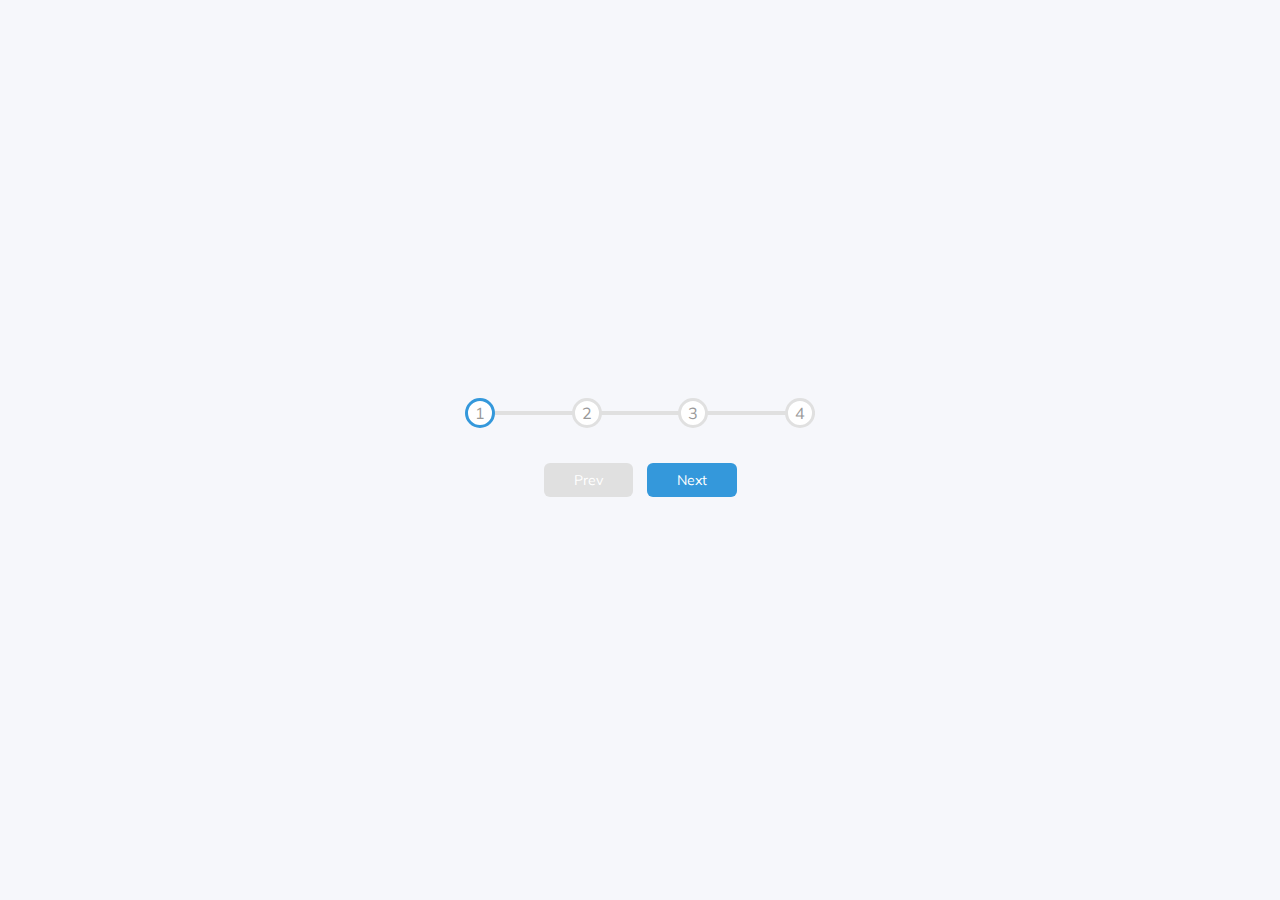
<file: Day 2 -- progress_steps/index.html>
<!DOCTYPE html>
<html lang="en">
<head>
    <meta charset="UTF-8">
    <meta http-equiv="X-UA-Compatible" content="IE=edge">
    <meta name="viewport" content="width=device-width, initial-scale=1.0">
    <link rel="stylesheet" href="style.css">
    <title>Progress Steps</title>
</head>
<body>
    <div class="container">
        <div class="progress-container">
            <div class="progress" id="progress"></div>
            <div class="circle active">1</div>
            <div class="circle">2</div>
            <div class="circle">3</div>
            <div class="circle">4</div>
        </div>

        <button class="btn" id="prev" disabled>Prev</button>
        <button class="btn" id="next" >Next</button>

    </div>

    <script src="script.js"></script>
</body>
</html>
</file>
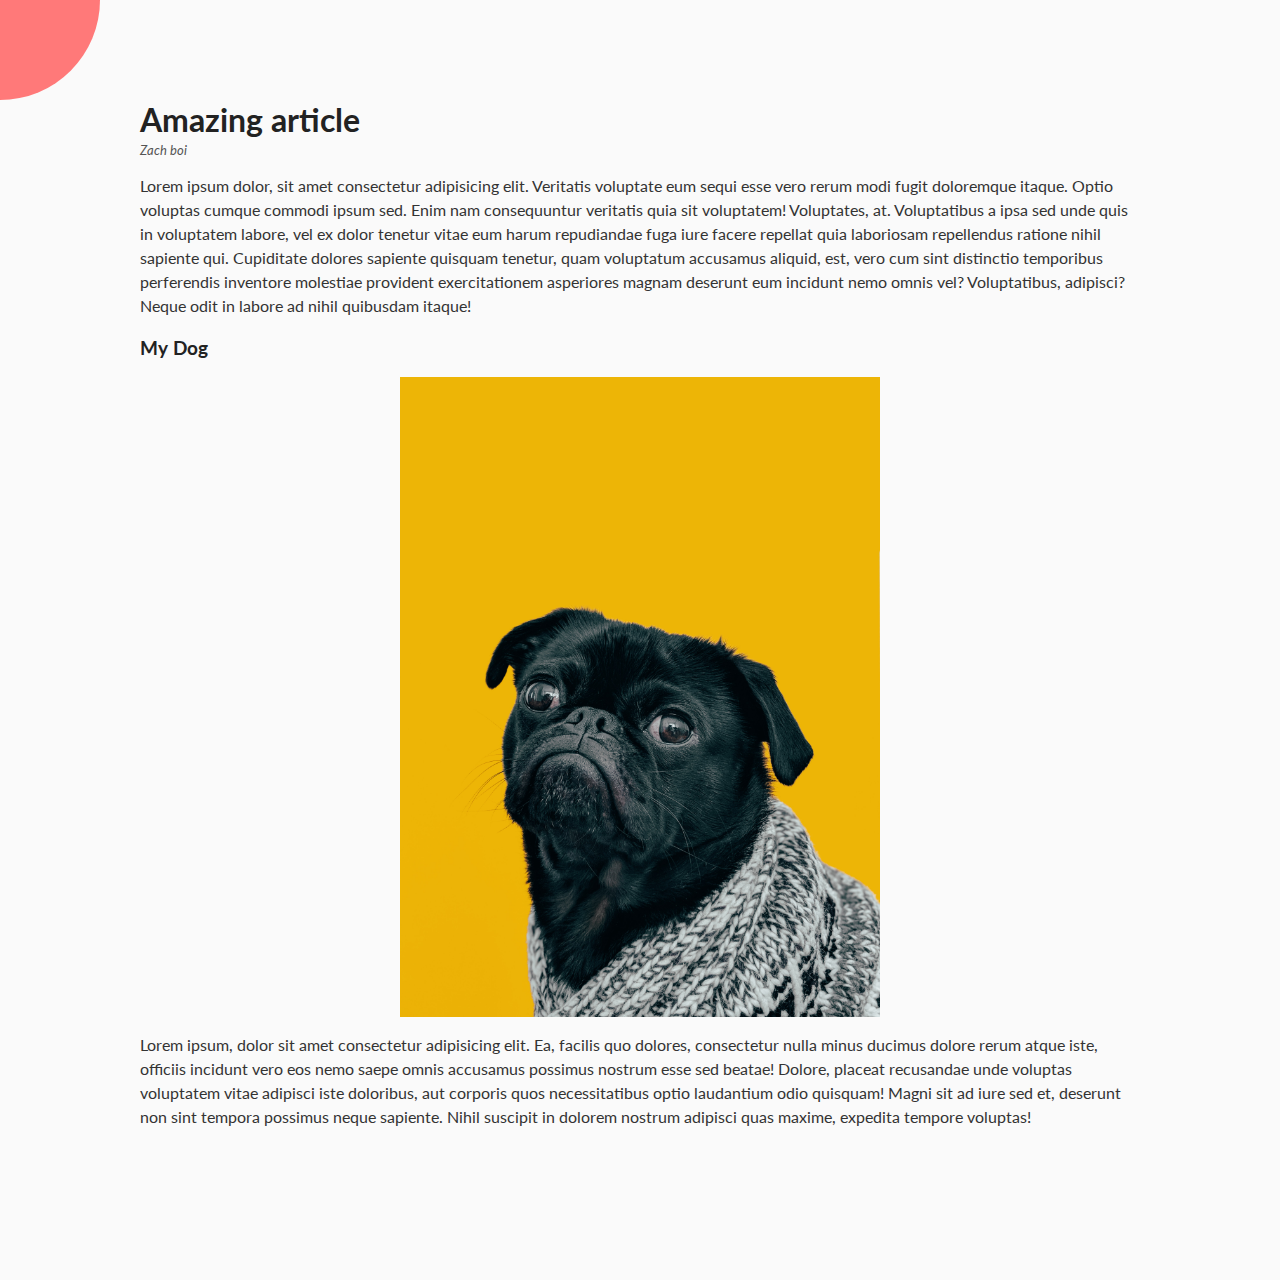
<file: Day 3 - Rotating Navigation/index.html>
<!DOCTYPE html>
<html lang="en">
<head>
    <meta charset="UTF-8">
    <meta http-equiv="X-UA-Compatible" content="IE=edge">
    <meta name="viewport" content="width=device-width, initial-scale=1.0">
    <link rel="stylesheet" href="https://use.fontawesome.com/releases/v5.15.4/css/all.css" integrity="sha384-DyZ88mC6Up2uqS4h/KRgHuoeGwBcD4Ng9SiP4dIRy0EXTlnuz47vAwmeGwVChigm" crossorigin="anonymous"/>
    <link rel="stylesheet" href="style.css">
    <title>Rotating Navigation</title>
</head>
<body>
    <div class="container">
        <div class="circle-container">
            <div class="circle">
                <button id="close">
                    <i class="fas fa-times"></i>
                </button>
                <button id="open">
                    <i class="fas fa-bars"></i>
                </button>
            </div>
        </div>
        <div class="content">
            <h1>Amazing article</h1>
            <small>Zach boi</small>
            <p>Lorem ipsum dolor, sit amet consectetur adipisicing elit. Veritatis voluptate eum sequi esse vero rerum modi fugit doloremque itaque. Optio voluptas cumque commodi ipsum sed. Enim nam consequuntur veritatis quia sit voluptatem! Voluptates, at. Voluptatibus a ipsa sed unde quis in voluptatem labore, vel ex dolor tenetur vitae eum harum repudiandae fuga iure facere repellat quia laboriosam repellendus ratione nihil sapiente qui. Cupiditate dolores sapiente quisquam tenetur, quam voluptatum accusamus aliquid, est, vero cum sint distinctio temporibus perferendis inventore molestiae provident exercitationem asperiores magnam deserunt eum incidunt nemo omnis vel? Voluptatibus, adipisci? Neque odit in labore ad nihil quibusdam itaque!</p>
            <h3>My Dog</h3>
            <div class="img-holder">
                <img src="./doge.jpg" alt="doge">
            </div>
            <p>Lorem ipsum, dolor sit amet consectetur adipisicing elit. Ea, facilis quo dolores, consectetur nulla minus ducimus dolore rerum atque iste, officiis incidunt vero eos nemo saepe omnis accusamus possimus nostrum esse sed beatae! Dolore, placeat recusandae unde voluptas voluptatem vitae adipisci iste doloribus, aut corporis quos necessitatibus optio laudantium odio quisquam! Magni sit ad iure sed et, deserunt non sint tempora possimus neque sapiente. Nihil suscipit in dolorem nostrum adipisci quas maxime, expedita tempore voluptas!</p>
        </div>
    </div>

    <nav>
        <ul>
            <li><i class="fas fa-home"></i> Home</li>
            <li><i class="fas fa-user-alt"></i> About</li>
            <li><i class="fas fa-envelope"></i> Contact</li>
        </ul>
    </nav>
    <script src="script.js"></script>
</body>
</html>
</file>
<file: Day 2 -- progress_steps/style.css>
@import url('https://fonts.googleapis.com/css2?family=Muli&display=swap');

:root {
    --line-border-fill: #3498db;
    --line-border-empty: #e0e0e0;
}

* {
    box-sizing: border-box;
} 

body {
    background-color: #f6f7fb;
    font-family: 'Muli', sans-serif;
    display: flex;
    align-items: center;
    justify-content: center;
    height: 100vh;
    overflow: hidden;
    margin: 0
}

.container {
    text-align: center;
}

.progress-container {
    display: flex;
    justify-content: space-between;
    position: relative;
    margin-bottom: 30px;
    max-width: 100%;
    width: 350px;
}

.progress-container::before {
    content: '';
    background-color: var(--line-border-empty);
    position: absolute;
    top: 50%;
    left: 0;
    transform: translateY(-50%);
    height: 4px;
    width: 100%;
    z-index: -1;
}

.progress {
    background-color: var(--line-border-fill);
    position: absolute;
    top: 50%;
    left: 0;
    transform: translateY(-50%);
    height: 4px;
    width: 0%;
    z-index: -1;
    transition: .4s ease;
}

.circle {
    background-color: #fff;
    color: #999;
    border-radius: 50%;
    height: 30px;
    width: 30px;
    display: flex;
    align-items: center;
    justify-content: center;
    border: 3px solid var(--line-border-empty);
    transition: .4s ease;
}

.circle.active {
    border-color: var(--line-border-fill);
}

.btn {
    background-color: var(--line-border-fill);
    color: #fff;
    border: 0;
    border-radius: 6px;
    cursor: pointer;
    font-family: inherit;
    padding: 8px 30px;
    margin: 5px;
    font-size: 14px;
}

.btn:active {
    transform: scale(.98);
}

.btn:focus {
    outline: 0;
}

.btn:disabled {
    background-color: var(--line-border-empty);
    cursor: not-allowed;
}
</file>
<file: Day 3 - Rotating Navigation/style.css>
@import url('https://fonts.googleapis.com/css2?family=Lato&display=swap');

* {
    box-sizing: border-box;
} 

body {
    font-family: 'Lato', sans-serif;
    background-color: #333;
    color: #222;
    overflow-x: hidden;
    margin: 0;
}

.container {
    background-color: #fafafa;
    transform-origin: top left;
    transition: transform 0.5s linear;
    width: 100vw;
    min-height: 100vw;
    padding: 50px;
}

.container.show-nav {
    transform: rotate(-20deg);
}

.circle-container {
    position: fixed;
    top: -100px;
    left: -100px;
}

.circle {
    background-color: #ff7979;
    height: 200px;
    width: 200px;
    border-radius: 50%;
    position: relative;
    transition: transform 0.5s linear;
}

.container.show-nav .circle {
    transform: rotate(-70deg);
}

.circle button {
    cursor: pointer;
    position: absolute;
    top: 50%;
    left: 50%;
    height: 100px;
    background: transparent;
    border: 0;
    font-size: 26px;
    color: #fff;
}

.circle button:focus {
    outline: none;
}

.circle button#open {
    left: 60%;
}

.circle button#close {
    top: 60%;
    transform: rotate(90deg);
    transform-origin: top left;
}

.container.container.show-nav + nav li{
    transform: translateX(0);
    transition-delay: 0.3s;
}

.img-holder {
    display: flex;
    justify-content: center;
}

nav {
    position: fixed;
    bottom: 40px;
    left: 0;
    z-index: 100;
}

nav ul {
    list-style: none;
    padding-left: 30px;
}

nav ul li {
    text-transform: uppercase;
    color: #fff;
    margin: 40px 0;
    transform: translateX(-100%);
    transition: transform 0.4s ease-in;
}

nav ul li i {
    font-size: 20px;
    margin-right: 10px;
}

nav ul li + li {
    margin-left: 15px;
    transform: translateX(-150%);
}

nav ul li + li + li{
    margin-left: 30px;
    transform: translateX(-200%);
}


.content img {
    max-width: 100%;
    max-height: 50vw;
}

.content {
    max-width: 1000px;
    margin: 50px auto;
}

.content h1 {
    margin: 0;
}

.content small {
    color: #555;
    font-style: italic;
}

.content p {
    color: #333;
    line-height: 1.5;
}
</file>
